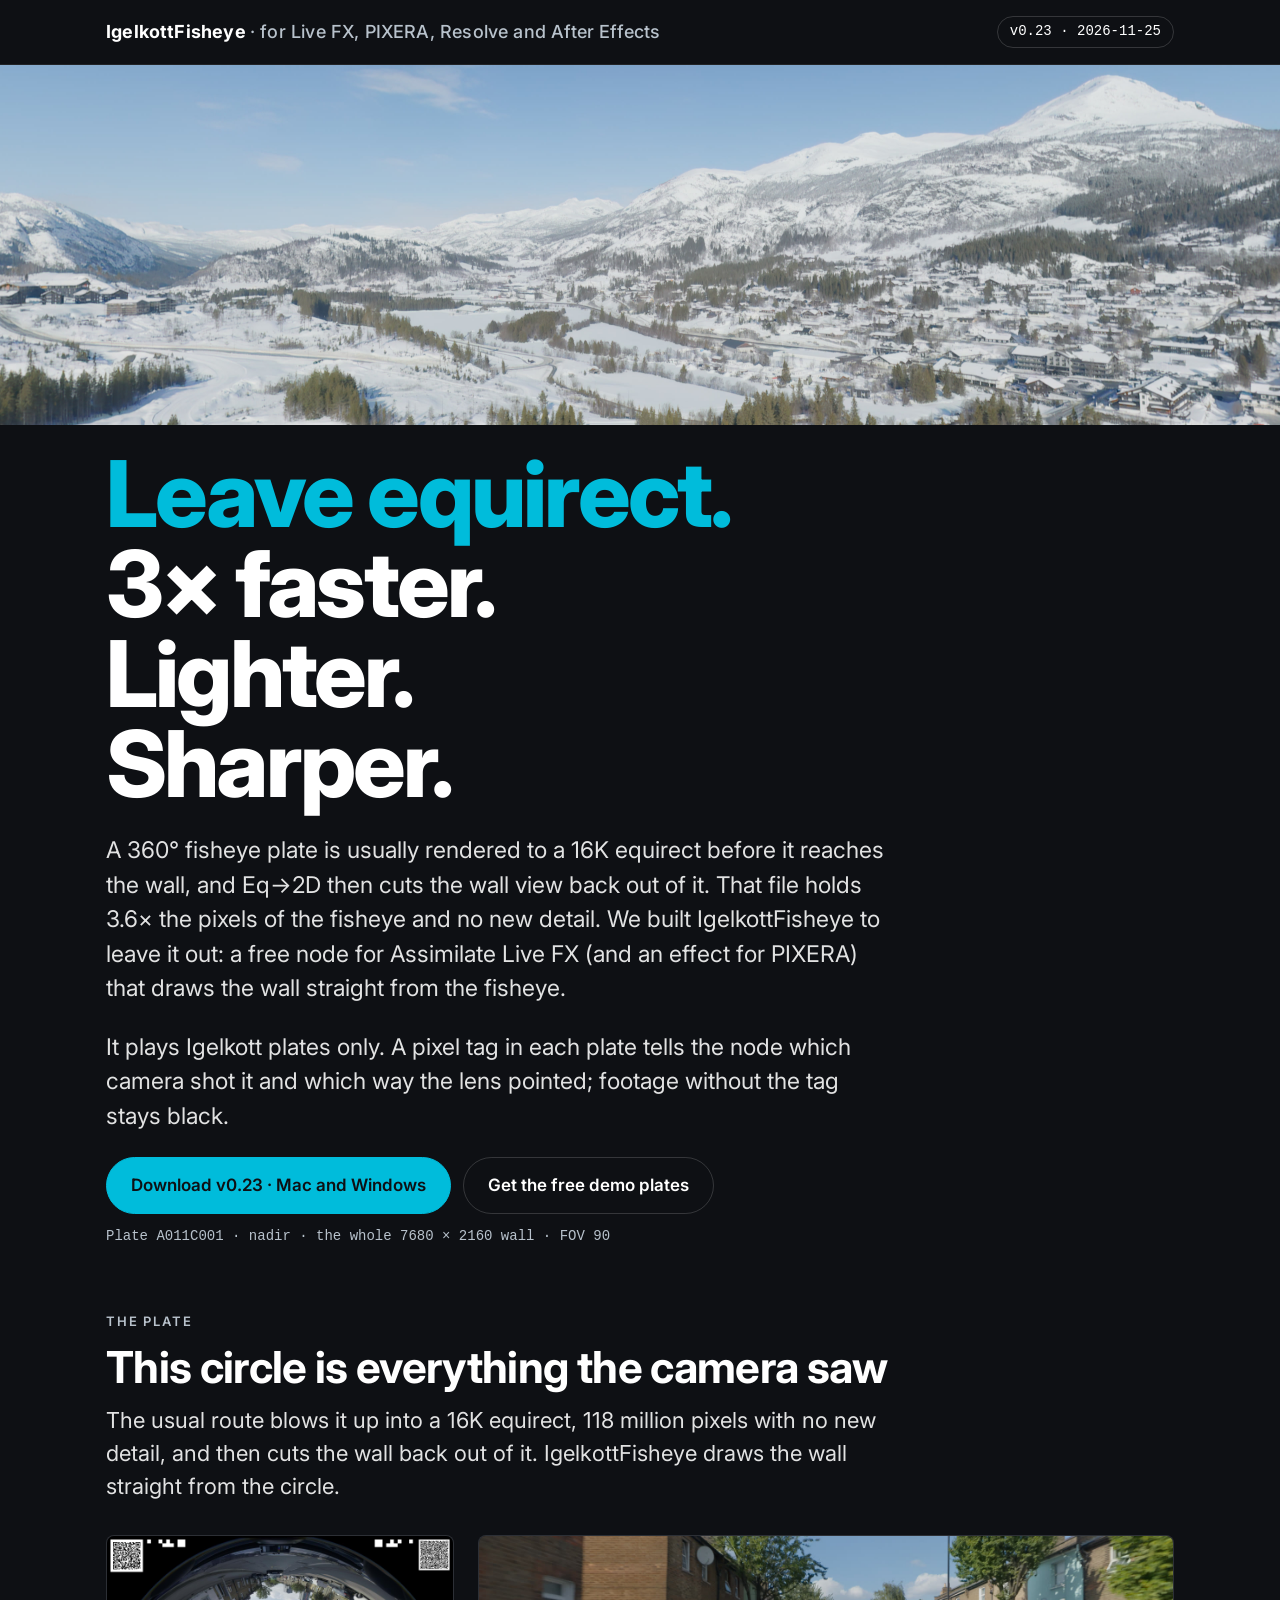
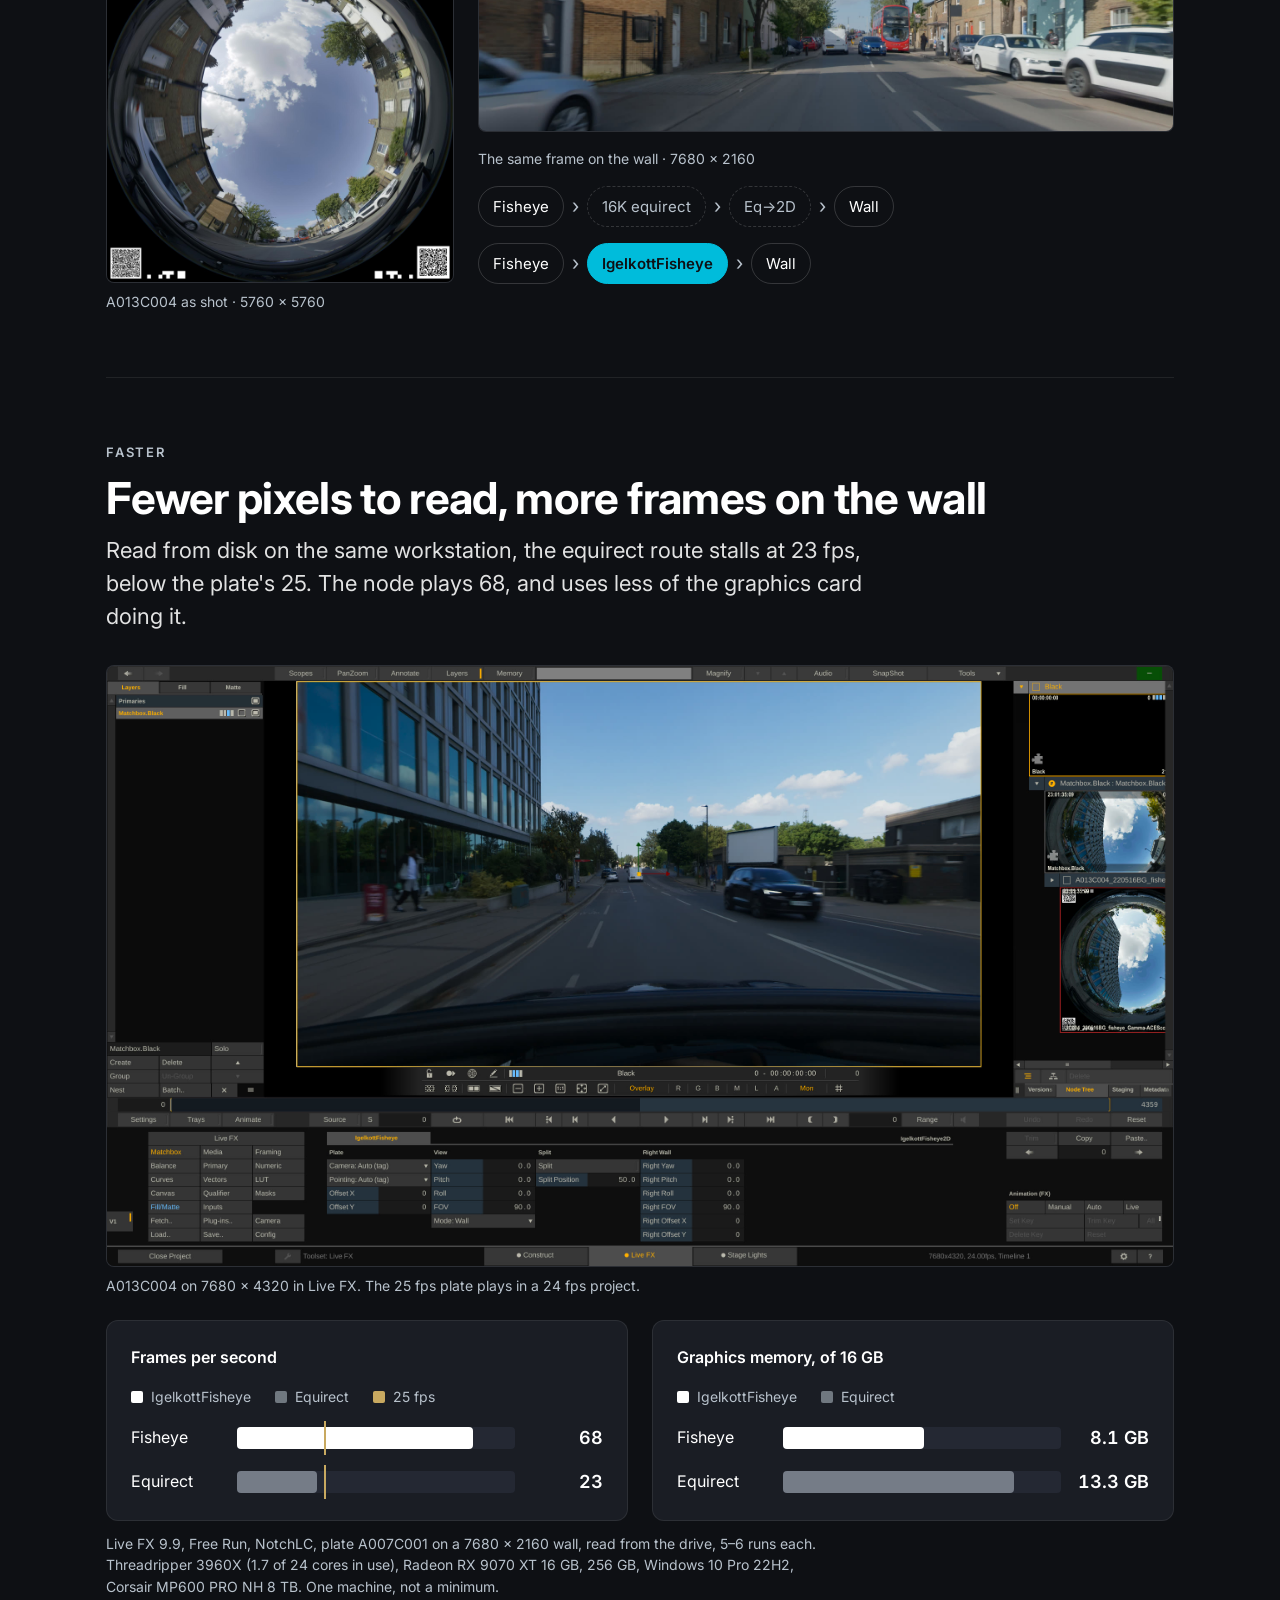
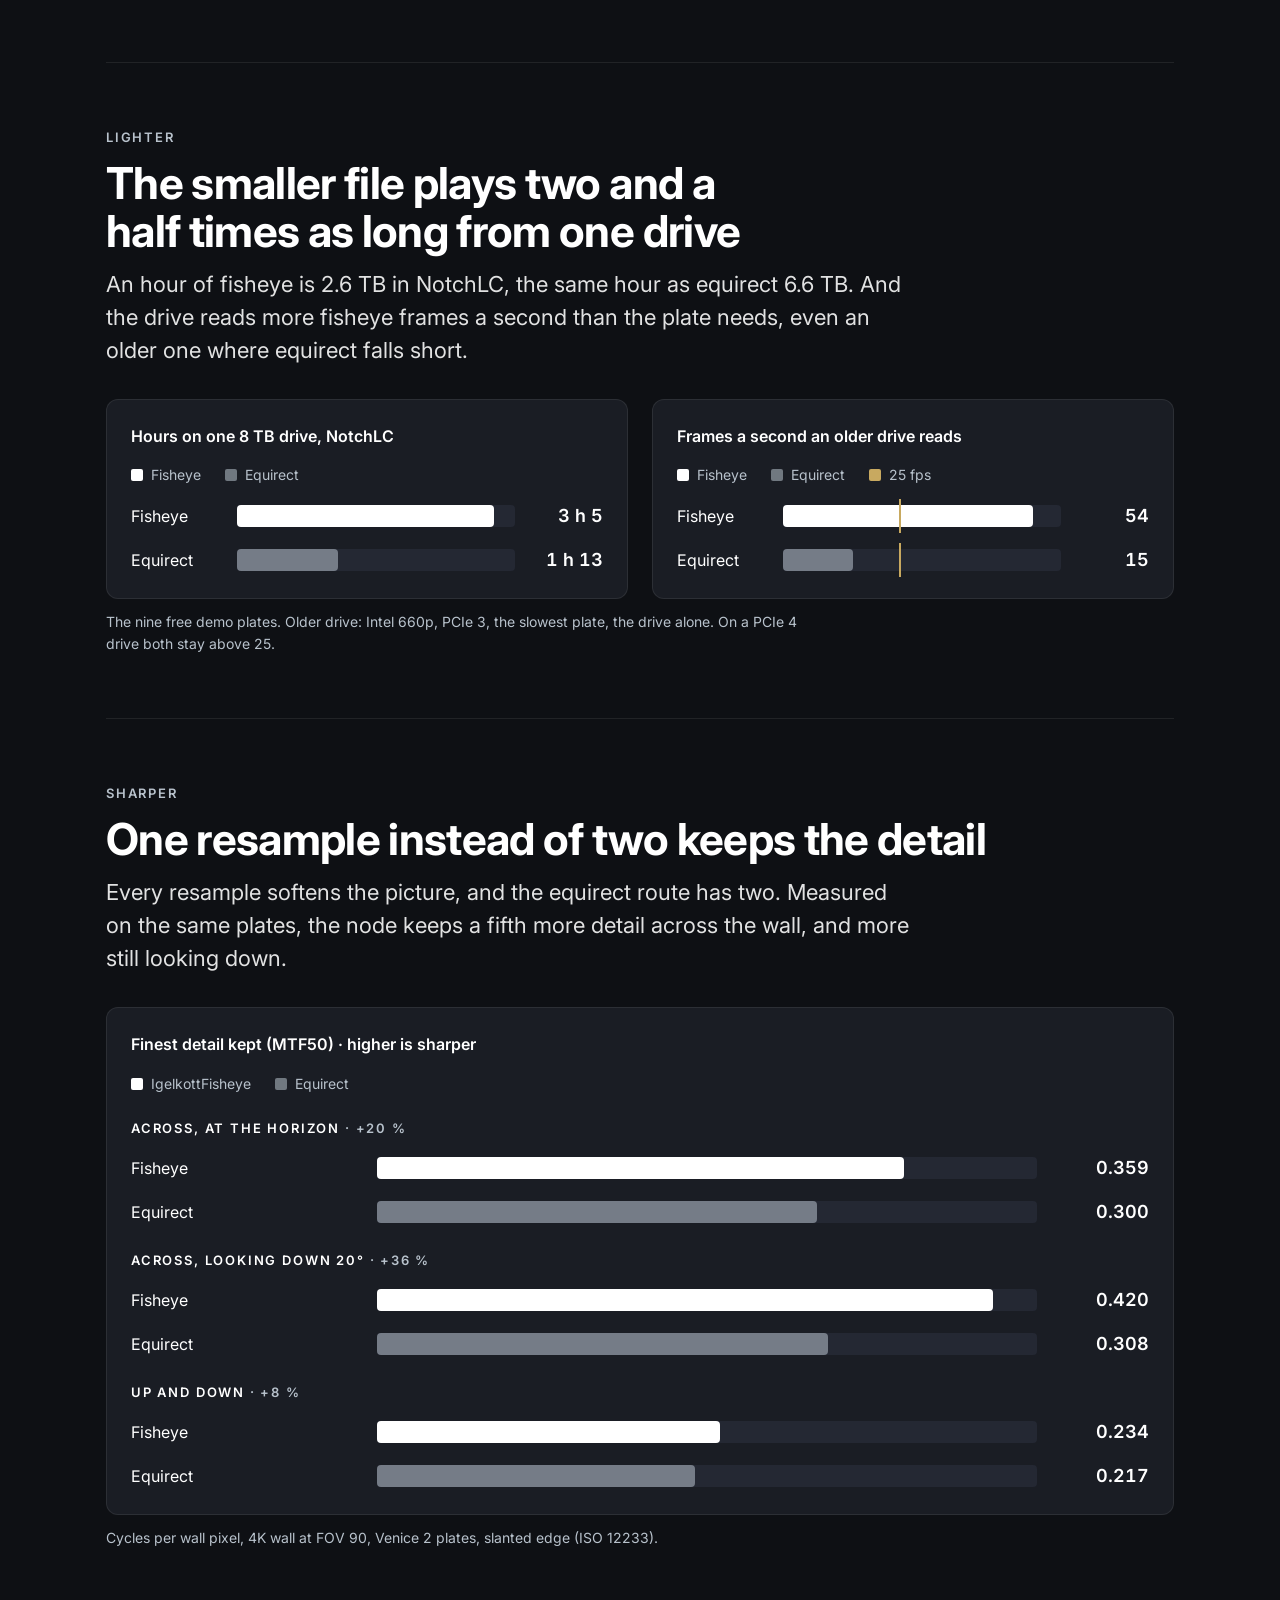
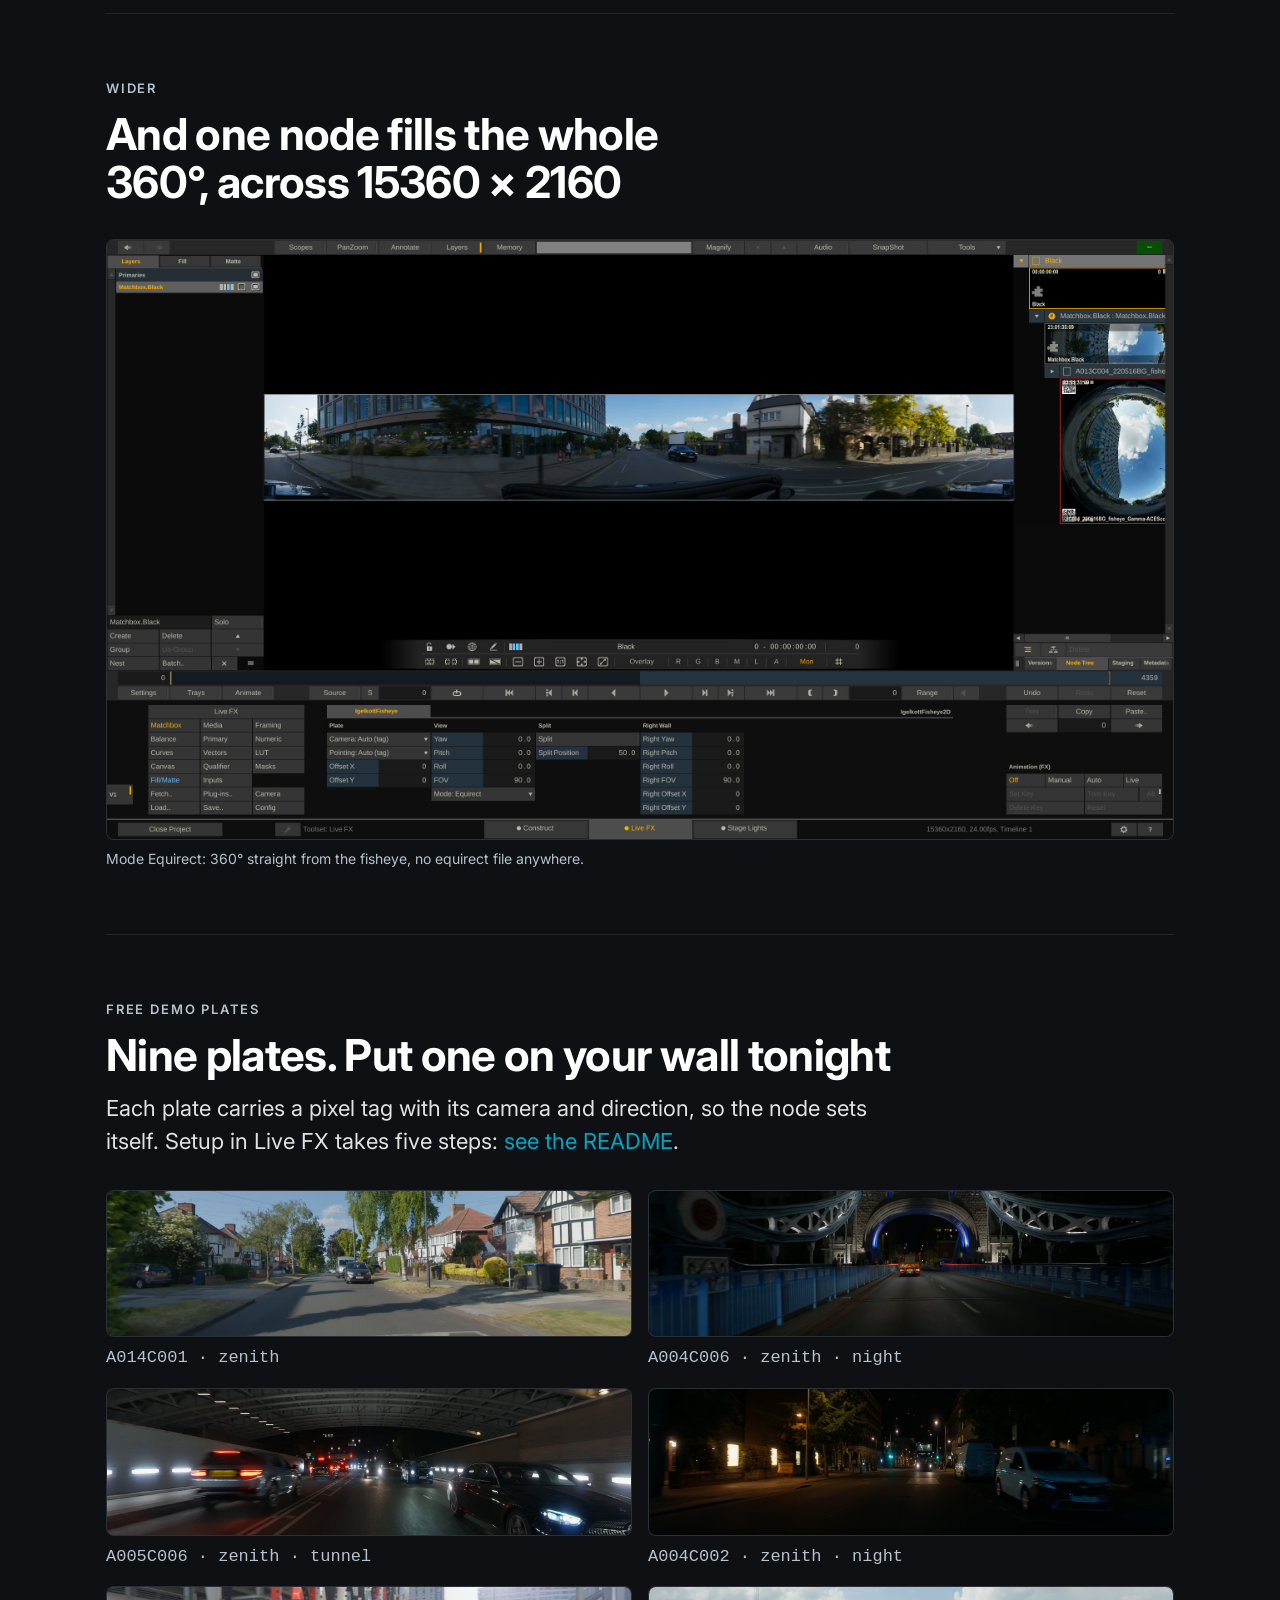
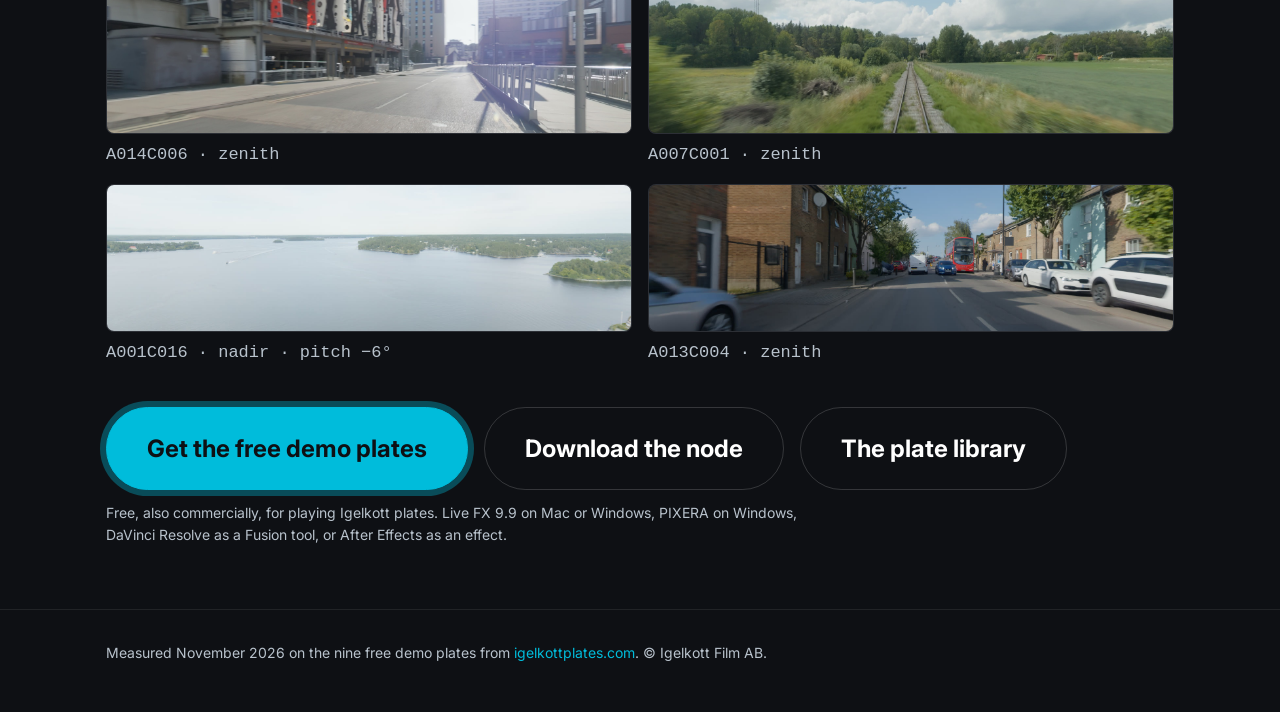
<file: docs/index.html>
<!doctype html>
<html lang="en">
<head>
<meta charset="utf-8">
<meta name="viewport" content="width=device-width, initial-scale=1">
<meta name="description" content="A 360° plate is usually rendered to a 16K equirect before it reaches the LED wall. IgelkottFisheye leaves the equirect out and plays Igelkott fisheye plates straight on the wall in Assimilate Live FX and PIXERA: 3× the frame rate read from disk, 2.5× less disk and sharper than the equirect route, measured on the same machine.">
<title>IgelkottFisheye on the Wall</title>
<link rel="stylesheet" href="https://fonts.googleapis.com/css2?family=Inter:wght@400;500;600;700;800&display=swap">
<link rel="stylesheet" href="igelkott.css">
<style>
/* Layout: a dark shop window. The plate fills the top, three claims follow, then one chapter per claim.
   Every value comes from IgelkottDesign (igelkott.css). The page is deliberately dark only, like the design. */
:root {
  color-scheme: dark;
  --bg: var(--igelkott-surface-0);
  --panel: var(--igelkott-surface-1);
  --panel-2: var(--igelkott-surface-2);
  --fg: var(--igelkott-text);
  --mute: var(--igelkott-text-mute);
  --line: var(--igelkott-border);
  --line-2: var(--igelkott-border-strong);
  --link: var(--igelkott-accent);
  --good: var(--igelkott-success);
  --warn: var(--igelkott-warning);
  --mark: var(--igelkott-marker);
  --font: var(--igelkott-font-brand);
  --mono: var(--igelkott-font-mono);
}
* { box-sizing: border-box; }
body { margin: 0; background: var(--bg); color: var(--fg); font-family: var(--font);
  font-size: var(--igelkott-storefront-fs-body); line-height: 1.55; -webkit-font-smoothing: antialiased; }
.wrap { max-width: 1100px; margin: 0 auto;
  padding-left: max(16px, env(safe-area-inset-left, 0px)); padding-right: max(16px, env(safe-area-inset-right, 0px)); }
a { color: var(--link); text-decoration: none; border-bottom: 1px solid transparent;
  transition: border-color var(--igelkott-duration-fast) var(--igelkott-ease); }
a:hover { border-bottom-color: var(--link); }
a:focus-visible { outline: none; box-shadow: var(--igelkott-focus-ring); border-radius: var(--igelkott-radius-sm); }
h1, h2, h3 { margin: 0; text-wrap: balance; font-weight: 700; letter-spacing: -0.015em; }
h2 { font-size: clamp(30px, 4vw, 44px); line-height: 1.1; }
h3 { font-size: var(--igelkott-storefront-fs-h3); font-weight: 600; }
p { margin: 0; color: var(--mute); max-width: 60ch; }
.mono { font-family: var(--mono); font-size: 0.85em; font-variant-numeric: tabular-nums; }
.nw { white-space: nowrap; }
.label { font-size: 13px; font-weight: 600; letter-spacing: 0.14em; text-transform: uppercase; color: var(--mute); }

/* top bar */
.top { border-bottom: 1px solid var(--line); }
.top .wrap { display: flex; align-items: center; justify-content: space-between; gap: var(--igelkott-space-4);
  padding-block: var(--igelkott-space-4); flex-wrap: wrap; }
.brand { font-weight: 700; font-size: 18px; letter-spacing: 0.01em; }
.brand span { color: var(--mute); font-weight: 500; }
.pill { font-family: var(--mono); font-size: 14px; color: var(--fg); border: 1px solid var(--line-2);
  border-radius: var(--igelkott-radius-pill); padding: 4px 12px; }

/* hero: the plate first, the claim on top of it */
.hero { position: relative; }
.hero img { display: block; width: 100%; height: auto; aspect-ratio: 32 / 9; background: var(--panel); }
.hero-copy { position: relative; margin-top: var(--igelkott-space-6); }
.hero-copy h1 { font-size: clamp(44px, 7.4vw, 92px); line-height: 0.98; font-weight: 800; letter-spacing: -0.03em; }
.hero-copy h1 span { display: block; }
.hero-copy h1 span.vs { color: var(--igelkott-accent); }
.claim .word em { font-style: normal; color: var(--igelkott-accent); }
.hero-copy .dek { margin-top: var(--igelkott-space-6); font-size: clamp(19px, 2vw, 23px); line-height: 1.5; color: var(--fg); max-width: 56ch; opacity: 0.88; }
.caption { margin-top: var(--igelkott-space-3); font-size: 14px; color: var(--mute); }

/* the three claims */
.claims { display: grid; grid-template-columns: repeat(3, minmax(0, 1fr)); gap: var(--igelkott-space-4); margin-top: var(--igelkott-space-12); }
.claim { background: var(--panel); border: 1px solid var(--line); border-radius: var(--igelkott-radius-lg);
  padding: var(--igelkott-space-8) var(--igelkott-space-6); display: flex; flex-direction: column; gap: var(--igelkott-space-3); min-width: 0; }
.claim .word { font-size: 13px; font-weight: 600; letter-spacing: 0.14em; text-transform: uppercase; color: var(--mute); }
.claim b { font-size: clamp(44px, 5vw, 60px); line-height: 1; font-weight: 800; letter-spacing: -0.02em; font-variant-numeric: tabular-nums; }
.claim p { font-size: 17px; line-height: 1.5; }
.claim a { font-size: 15px; font-weight: 600; margin-top: auto; padding-top: var(--igelkott-space-2); align-self: flex-start; }

section.block { padding-block: var(--igelkott-space-16); border-top: 1px solid var(--line); }
.first { border-top: 0 !important; }
.head { display: flex; flex-direction: column; gap: var(--igelkott-space-3); margin-bottom: var(--igelkott-space-8); }
.head .label b { color: var(--fg); }

/* bars */
.chart { background: var(--panel); border: 1px solid var(--line); border-radius: var(--igelkott-radius-lg);
  padding: var(--igelkott-space-6); display: flex; flex-direction: column; gap: var(--igelkott-space-4); }
.row { display: grid; grid-template-columns: 230px minmax(0, 1fr) 96px; gap: var(--igelkott-space-4); align-items: center; }
.row .n { font-size: 16px; color: var(--fg); }
.row .n span { display: block; color: var(--mute); font-size: 14px; }
.row .v { font-size: 18px; font-weight: 600; text-align: right; font-variant-numeric: tabular-nums; }
.track { position: relative; height: 22px; background: var(--panel-2); border-radius: var(--igelkott-radius-sm); }
.fill { position: absolute; left: 0; top: 0; bottom: 0; border-radius: var(--igelkott-radius-sm); background: var(--fg);
  transform-origin: left; animation: grow var(--igelkott-duration-slow) var(--igelkott-ease-out) both; }
.fill.alt { background: var(--mute); opacity: 0.55; }
.ref { position: absolute; top: -6px; bottom: -6px; width: 2px; background: var(--mark); }
.legend { display: flex; flex-wrap: wrap; gap: var(--igelkott-space-6); font-size: 14px; color: var(--mute); }
.legend i { display: inline-block; width: 12px; height: 12px; border-radius: 2px; margin-right: 8px; vertical-align: -1px; }
.group { font-size: 13px; font-weight: 600; letter-spacing: 0.14em; text-transform: uppercase; color: var(--mute);
  margin-top: var(--igelkott-space-2); }
.group b { color: var(--fg); font-weight: 600; }
.group span.sub { display: block; margin-top: 4px; font-size: 14px; font-weight: 400; letter-spacing: 0; text-transform: none; }
.chart .title { font-size: 16px; font-weight: 600; color: var(--fg); }
@keyframes grow { from { transform: scaleX(0); } to { transform: scaleX(1); } }

/* screenshots */
.shot { margin-top: var(--igelkott-space-8); }
figure { margin: 0; display: flex; flex-direction: column; gap: var(--igelkott-space-2); min-width: 0; }
figure img { width: 100%; height: auto; display: block; border-radius: var(--igelkott-radius-md); border: 1px solid var(--line); background: var(--panel); }
figcaption { font-size: 14px; color: var(--mute); }

/* gallery: the nine plates */
.gallery { display: grid; grid-template-columns: repeat(2, minmax(0, 1fr)); gap: var(--igelkott-space-4); }
.gallery figure img { aspect-ratio: 32 / 9; object-fit: cover; border-radius: var(--igelkott-radius-md);
  transition: transform var(--igelkott-duration-base) var(--igelkott-ease); }
.gallery figure:hover img { transform: scale(1.02); }

/* two columns */
.split { display: grid; grid-template-columns: minmax(0, 1.25fr) minmax(0, 1fr); gap: var(--igelkott-space-10); align-items: start; }
.points { display: flex; flex-direction: column; gap: var(--igelkott-space-6); }
.points div { display: flex; flex-direction: column; gap: 6px; padding-left: var(--igelkott-space-4); border-left: 2px solid var(--line-2); }
.points p { font-size: 17px; }

/* sharper: numbers only */
.pairs { display: grid; grid-template-columns: repeat(3, minmax(0, 1fr)); gap: 1px; background: var(--line);
  border: 1px solid var(--line); border-radius: var(--igelkott-radius-lg); overflow: hidden; }
.pair { background: var(--panel); padding: var(--igelkott-space-6); display: flex; flex-direction: column; gap: 10px; min-width: 0; }
.pair .what { font-size: 15px; color: var(--mute); }
.pair .nums { display: flex; align-items: baseline; gap: var(--igelkott-space-3); flex-wrap: wrap; }
.pair .nums b { font-size: 32px; font-weight: 700; font-variant-numeric: tabular-nums; }
.pair .nums s { text-decoration: none; font-size: 20px; color: var(--mute); font-variant-numeric: tabular-nums; }
.pair .gain { font-size: 15px; font-weight: 600; color: var(--good); }

svg text { fill: var(--mute); font-family: var(--font); font-size: 13px; }
.svgbox { background: var(--panel); border: 1px solid var(--line); border-radius: var(--igelkott-radius-lg); padding: var(--igelkott-space-4); }
.svgbox svg { width: 100%; height: auto; display: block; }

.duo { display: grid; grid-template-columns: repeat(2, minmax(0, 1fr)); gap: var(--igelkott-space-6); margin-top: var(--igelkott-space-6); }
.duo .chart { margin: 0; }
.duo .row { grid-template-columns: 90px minmax(0, 1fr) 72px; }
.row .v.na { color: var(--mute); }
.flow { display: flex; flex-wrap: wrap; align-items: center; gap: var(--igelkott-space-2); }
.flow > span { font-size: 15px; padding: 8px 14px; border-radius: var(--igelkott-radius-pill); border: 1px solid var(--line-2); color: var(--fg); }
.flow > span.alt { color: var(--mute); border-style: dashed; }
.flow > span.on { background: var(--link); border-color: var(--link); color: var(--igelkott-on-accent); font-weight: 600; }
.flow i { font-style: normal; color: var(--mute); }
section .caption { margin-top: 12px; max-width: 80ch; }
.head p.lead { font-size: clamp(19px, 2vw, 22px); line-height: 1.5; color: var(--fg); opacity: 0.88; max-width: 58ch; }
.pics { display: grid; grid-template-columns: minmax(0, 1fr) minmax(0, 2fr); gap: var(--igelkott-space-6); align-items: start; }
.pics.even { grid-template-columns: repeat(2, minmax(0, 1fr)); }
.pics .wallpic { gap: var(--igelkott-space-4); }
.pics figcaption b { color: var(--fg); font-weight: 600; }
/* facts tables */
.tablewrap { overflow-x: auto; border: 1px solid var(--line); border-radius: var(--igelkott-radius-lg); }
table { border-collapse: collapse; width: 100%; min-width: 560px; font-size: 16px; }
th, td { text-align: left; padding: 14px 18px; border-bottom: 1px solid var(--line); vertical-align: top; }
th { font-size: 13px; font-weight: 600; letter-spacing: 0.12em; text-transform: uppercase; color: var(--mute); background: var(--panel); }
td { color: var(--fg); font-variant-numeric: tabular-nums; }
td.mono, td.ok { white-space: nowrap; }
tr:last-child td { border-bottom: 0; }
td.ok { color: var(--good); font-weight: 600; }


.cta-box { background: var(--panel); border: 1px solid var(--line-2); border-radius: var(--igelkott-radius-lg);
  padding: var(--igelkott-space-10) var(--igelkott-space-8); display: flex; align-items: center; justify-content: space-between;
  gap: var(--igelkott-space-8); flex-wrap: wrap; }
.cta-box > div:first-child { display: flex; flex-direction: column; gap: var(--igelkott-space-3); min-width: 0; flex: 1 1 380px; }
.cta-actions { display: flex; gap: var(--igelkott-space-3); flex-wrap: wrap; }
.hero-copy .cta-actions { margin-top: var(--igelkott-space-6); }
.needs { margin: 0; padding-left: 1.2em; color: var(--mute); font-size: 16px; line-height: 1.55; }
.btn { display: inline-block; background: var(--link); color: var(--igelkott-on-accent); font-weight: 600; font-size: 17px;
  padding: 14px 24px; border-radius: var(--igelkott-radius-pill); border: 1px solid var(--link);
  transition: background var(--igelkott-duration-fast) var(--igelkott-ease); }
.btn:hover { background: var(--igelkott-accent-hover); border-color: var(--igelkott-accent-hover); }
.btn.ghost { background: transparent; color: var(--fg); border-color: var(--line-2); }
.btn.ghost:hover { background: var(--panel-2); border-color: var(--line-2); }
.cta-actions.big { margin-top: var(--igelkott-space-10); gap: var(--igelkott-space-4); }
.cta-actions.big .btn { font-size: clamp(20px, 2.2vw, 24px); padding: 22px 40px; font-weight: 700; }
.cta-actions.big .btn:first-child { box-shadow: 0 0 0 6px var(--igelkott-accent-glow); }
@media (max-width: 820px) { .cta-actions.big .btn { flex: 1 1 100%; text-align: center; } }
.stack { display: flex; flex-direction: column; gap: var(--igelkott-space-6); }

footer { border-top: 1px solid var(--line); padding-block: var(--igelkott-space-8) var(--igelkott-space-12); }
footer p { font-size: 14px; max-width: none; }

@media (max-width: 820px) {
  .claims, .pairs, .duo, .pics, .pics.even { grid-template-columns: minmax(0, 1fr); }
  .split { grid-template-columns: minmax(0, 1fr); }
  .gallery { grid-template-columns: minmax(0, 1fr); }
  .row { grid-template-columns: minmax(0, 1fr) 88px; }
  .row .n { grid-column: 1 / -1; }
  .duo .row { grid-template-columns: minmax(0, 1fr) 72px; }
}
@media (prefers-reduced-motion: reduce) { .fill { animation: none; } .gallery figure img { transition: none; } }
</style>
</head>
<body>
<header class="top">
  <div class="wrap">
    <div class="brand">IgelkottFisheye <span>· for Live FX, PIXERA, Resolve and After Effects</span></div>
    <div class="pill">v0.23 · 2026-11-25</div>
  </div>
</header>

<div class="hero">
  <img src="img/hero_A011C001.jpg" width="3840" height="1080" alt="Plate A011C001, shot from the air with the lens pointing down, on a whole 7680 × 2160 wall: a snowy mountain valley with a village in the middle, drawn by the node straight from the fisheye">
</div>
<div class="wrap hero-copy">
  <h1><span class="vs">Leave equirect.</span><span>3× faster.</span><span>Lighter.</span><span>Sharper.</span></h1>
  <p class="dek">A 360° fisheye plate is usually rendered to a 16K equirect before it reaches the wall, and <span class="nw">Eq-&gt;2D</span> then cuts the wall view back out of it. That file holds 3.6× the pixels of the fisheye and no new detail. We built IgelkottFisheye to leave it out: a free node for Assimilate Live FX (and an effect for PIXERA) that draws the wall straight from the fisheye.</p>
  <p class="dek">It plays Igelkott plates only. A pixel tag in each plate tells the node which camera shot it and which way the lens pointed; footage without the tag stays black.</p>
  <div class="cta-actions">
    <a class="btn" href="https://github.com/IgelkottPlates/IgelkottFisheye2D/releases/tag/v0.23">Download v0.23 · Mac and Windows</a>
    <a class="btn ghost" href="https://igelkottplates.com/?openDemo=1">Get the free demo plates</a>
  </div>
  <p class="caption mono">Plate A011C001 · nadir · the whole 7680 × 2160 wall · FOV 90</p>
</div>

<main class="wrap">

<section class="block first" id="why">
  <div class="head">
    <span class="label">The plate</span>
    <h2>This circle is everything the camera saw</h2>
    <p class="lead">The usual route blows it up into a 16K equirect, 118 million pixels with no new detail, and then cuts the wall back out of it. IgelkottFisheye draws the wall straight from the circle.</p>
  </div>
  <div class="pics">
    <figure><img src="img/fisheye_A013C004.jpg" width="1600" height="1600" alt="One frame of plate A013C004 as the camera recorded it: a round fisheye image of a street, the sky in the middle" loading="lazy"><figcaption>A013C004 as shot · 5760 × 5760</figcaption></figure>
    <figure class="wallpic"><img src="img/g1_A013C004.jpg" width="1600" height="450" alt="The same frame of A013C004 drawn on a 7680 × 2160 wall: a street of brick houses, a red double-decker bus ahead" loading="lazy"><figcaption>The same frame on the wall · 7680 × 2160</figcaption>
      <div class="flow" aria-label="Equirect route: fisheye, render 16K equirect, Eq->2D, wall. IgelkottFisheye: fisheye, node, wall.">
        <span>Fisheye</span><i>›</i><span class="alt">16K equirect</span><i>›</i><span class="alt"><span class="nw">Eq-&gt;2D</span></span><i>›</i><span>Wall</span>
      </div>
      <div class="flow">
        <span>Fisheye</span><i>›</i><span class="on">IgelkottFisheye</span><i>›</i><span>Wall</span>
      </div>
    </figure>
  </div>
</section>

<section class="block" id="faster">
  <div class="head">
    <span class="label">Faster</span>
    <h2>Fewer pixels to read, more frames on the wall</h2>
    <p class="lead">Read from disk on the same workstation, the equirect route stalls at 23 fps, below the plate's 25. The node plays 68, and uses less of the graphics card doing it.</p>
  </div>
  <figure class="shot" style="margin-top:0"><img src="img/livefx_wall_8k.jpg" width="2560" height="1440" alt="Assimilate Live FX with IgelkottFisheye: plate A013C004 on a whole 8K wall, 7680 × 4320, and the node's panel" loading="lazy"><figcaption>A013C004 on 7680 × 4320 in Live FX. The 25 fps plate plays in a 24 fps project.</figcaption></figure>
  <div class="duo">
    <div class="chart" role="img" aria-label="Frames per second, 7680 × 2160 wall, read from disk. IgelkottFisheye 68, the equirect route 23, below the plate's 25.">
      <div class="title">Frames per second</div>
      <div class="legend"><span><i style="background:var(--fg)"></i>IgelkottFisheye</span><span><i style="background:var(--mute);opacity:.55"></i>Equirect</span><span><i style="background:var(--mark)"></i>25 fps</span></div>
      <div class="row"><div class="n">Fisheye</div><div class="track"><div class="fill" style="width:85%"></div><div class="ref" style="left:31.25%"></div></div><div class="v">68</div></div>
      <div class="row"><div class="n">Equirect</div><div class="track"><div class="fill alt" style="width:28.75%"></div><div class="ref" style="left:31.25%"></div></div><div class="v">23</div></div>
    </div>
    <div class="chart" role="img" aria-label="Graphics memory in use, of 16 GB: IgelkottFisheye 8.1 GB, the equirect route 13.3 GB.">
      <div class="title">Graphics memory, of 16 GB</div>
      <div class="legend"><span><i style="background:var(--fg)"></i>IgelkottFisheye</span><span><i style="background:var(--mute);opacity:.55"></i>Equirect</span></div>
      <div class="row"><div class="n">Fisheye</div><div class="track"><div class="fill" style="width:50.6%"></div></div><div class="v">8.1 GB</div></div>
      <div class="row"><div class="n">Equirect</div><div class="track"><div class="fill alt" style="width:83.1%"></div></div><div class="v">13.3 GB</div></div>
    </div>
  </div>
  <p class="caption">Live FX 9.9, Free Run, NotchLC, plate A007C001 on a 7680 × 2160 wall, read from the drive, 5–6 runs each. Threadripper 3960X (1.7 of 24 cores in use), Radeon RX 9070 XT 16 GB, 256 GB, Windows 10 Pro 22H2, Corsair MP600 PRO NH 8 TB. One machine, not a minimum.</p>
</section>

<section class="block" id="lighter">
  <div class="head">
    <span class="label">Lighter</span>
    <h2>The smaller file plays two and a half times as long from one drive</h2>
    <p class="lead">An hour of fisheye is 2.6 TB in NotchLC, the same hour as equirect 6.6 TB. And the drive reads more fisheye frames a second than the plate needs, even an older one where equirect falls short.</p>
  </div>
  <div class="duo">
    <div class="chart" role="img" aria-label="Hours of plate on one 8 TB drive, NotchLC: fisheye 3 h 5 min, equirect 1 h 13 min.">
      <div class="title">Hours on one 8 TB drive, NotchLC</div>
      <div class="legend"><span><i style="background:var(--fg)"></i>Fisheye</span><span><i style="background:var(--mute);opacity:.55"></i>Equirect</span></div>
      <div class="row"><div class="n">Fisheye</div><div class="track"><div class="fill" style="width:92.5%"></div></div><div class="v">3 h 5</div></div>
      <div class="row"><div class="n">Equirect</div><div class="track"><div class="fill alt" style="width:36.5%"></div></div><div class="v">1 h 13</div></div>
    </div>
    <div class="chart" role="img" aria-label="Frames a second an older Gen 3 drive can read, slowest of the nine plates: fisheye 54, equirect 15, below the plate's 25. On a Gen 4 drive: fisheye 147 to 175, equirect 64 to 70.">
      <div class="title">Frames a second an older drive reads</div>
      <div class="legend"><span><i style="background:var(--fg)"></i>Fisheye</span><span><i style="background:var(--mute);opacity:.55"></i>Equirect</span><span><i style="background:var(--mark)"></i>25 fps</span></div>
      <div class="row"><div class="n">Fisheye</div><div class="track"><div class="fill" style="width:90%"></div><div class="ref" style="left:41.7%"></div></div><div class="v">54</div></div>
      <div class="row"><div class="n">Equirect</div><div class="track"><div class="fill alt" style="width:25%"></div><div class="ref" style="left:41.7%"></div></div><div class="v">15</div></div>
    </div>
  </div>
  <p class="caption">The nine free demo plates. Older drive: Intel 660p, PCIe 3, the slowest plate, the drive alone. On a PCIe 4 drive both stay above 25.</p>
</section>

<section class="block" id="sharper">
  <div class="head">
    <span class="label">Sharper</span>
    <h2>One resample instead of two keeps the detail</h2>
    <p class="lead">Every resample softens the picture, and the equirect route has two. Measured on the same plates, the node keeps a fifth more detail across the wall, and more still looking down.</p>
  </div>
  <div class="chart" role="img" aria-label="MTF50, cycles per wall pixel, higher is sharper. Across the wall at the horizon: IgelkottFisheye 0.359, equirect 0.300, +20 %. Across, looking down 20°: 0.420 against 0.308, +36 %. Up and down: 0.234 against 0.217, +8 %.">
    <div class="title">Finest detail kept (MTF50) · higher is sharper</div>
    <div class="legend"><span><i style="background:var(--fg)"></i>IgelkottFisheye</span><span><i style="background:var(--mute);opacity:.55"></i>Equirect</span></div>
    <div class="group"><b>Across, at the horizon</b> · +20 %</div>
    <div class="row"><div class="n">Fisheye</div><div class="track"><div class="fill" style="width:79.8%"></div></div><div class="v">0.359</div></div>
    <div class="row"><div class="n">Equirect</div><div class="track"><div class="fill alt" style="width:66.7%"></div></div><div class="v">0.300</div></div>
    <div class="group"><b>Across, looking down 20°</b> · +36 %</div>
    <div class="row"><div class="n">Fisheye</div><div class="track"><div class="fill" style="width:93.3%"></div></div><div class="v">0.420</div></div>
    <div class="row"><div class="n">Equirect</div><div class="track"><div class="fill alt" style="width:68.4%"></div></div><div class="v">0.308</div></div>
    <div class="group"><b>Up and down</b> · +8 %</div>
    <div class="row"><div class="n">Fisheye</div><div class="track"><div class="fill" style="width:52%"></div></div><div class="v">0.234</div></div>
    <div class="row"><div class="n">Equirect</div><div class="track"><div class="fill alt" style="width:48.2%"></div></div><div class="v">0.217</div></div>
  </div>
  <p class="caption">Cycles per wall pixel, 4K wall at FOV 90, Venice 2 plates, slanted edge (ISO 12233).</p>
</section>

<section class="block" id="wide">
  <div class="head">
    <span class="label">Wider</span>
    <h2>And one node fills the whole 360°, across 15360 × 2160</h2>
  </div>
  <figure class="shot" style="margin-top:0"><img src="img/livefx_wall_16x2k.jpg" width="2560" height="1440" alt="Live FX with IgelkottFisheye in Mode Equirect: the whole 360° of plate A013C004 across a 15360 × 2160 wall" loading="lazy"><figcaption>Mode Equirect: 360° straight from the fisheye, no equirect file anywhere.</figcaption></figure>
</section>

<section class="block" id="try">
  <div class="head">
    <span class="label">Free demo plates</span>
    <h2>Nine plates. Put one on your wall tonight</h2>
    <p class="lead">Each plate carries a pixel tag with its camera and direction, so the node sets itself. Setup in Live FX takes five steps: <a href="https://github.com/IgelkottPlates/IgelkottFisheye2D#setting-up-a-wall-in-live-fx">see the README</a>.</p>
  </div>
  <div class="gallery">
    <figure><img src="img/g2_A014C001.jpg" width="1600" height="450" alt="A014C001: driving through a suburban street of houses" loading="lazy"><figcaption class="mono">A014C001 · zenith</figcaption></figure>
    <figure><img src="img/g3_A004C006.jpg" width="1600" height="450" alt="A004C006: driving across Tower Bridge at night, the lit arch ahead" loading="lazy"><figcaption class="mono">A004C006 · zenith · night</figcaption></figure>
    <figure><img src="img/g4_A005C006.jpg" width="1600" height="450" alt="A005C006: traffic in a lit road tunnel" loading="lazy"><figcaption class="mono">A005C006 · zenith · tunnel</figcaption></figure>
    <figure><img src="img/g5_A004C002.jpg" width="1600" height="450" alt="A004C002: a city street at night, cars parked along the kerb" loading="lazy"><figcaption class="mono">A004C002 · zenith · night</figcaption></figure>
    <figure><img src="img/g6_A014C006.jpg" width="1600" height="450" alt="A014C006: an empty city road past tall buildings in sunlight" loading="lazy"><figcaption class="mono">A014C006 · zenith</figcaption></figure>
    <figure><img src="img/g7_A007C001.jpg" width="1600" height="450" alt="A007C001: a railway line through green fields" loading="lazy"><figcaption class="mono">A007C001 · zenith</figcaption></figure>
    <figure><img src="img/g8_A001C016.jpg" width="1600" height="450" alt="A001C016: a wide fjord with islands, seen from the air" loading="lazy"><figcaption class="mono">A001C016 · nadir · pitch −6°</figcaption></figure>
    <figure><img src="img/g1_A013C004.jpg" width="1600" height="450" alt="A013C004: driving down a street of brick houses, a red double-decker bus ahead" loading="lazy"><figcaption class="mono">A013C004 · zenith</figcaption></figure>
  </div>
  <div class="cta-actions big">
    <a class="btn" href="https://igelkottplates.com/?openDemo=1">Get the free demo plates</a>
    <a class="btn ghost" href="https://github.com/IgelkottPlates/IgelkottFisheye2D/releases/tag/v0.23">Download the node</a>
    <a class="btn ghost" href="https://igelkottplates.com">The plate library</a>
  </div>
  <p class="caption">Free, also commercially, for playing Igelkott plates. Live FX 9.9 on Mac or Windows, PIXERA on Windows, DaVinci Resolve as a Fusion tool, or After Effects as an effect.</p>
</section>

</main>

<footer>
  <div class="wrap">
    <p>Measured November 2026 on the nine free demo plates from <a href="https://igelkottplates.com">igelkottplates.com</a>. © Igelkott Film AB.</p>
  </div>
</footer>
</body>
</html>
</file>
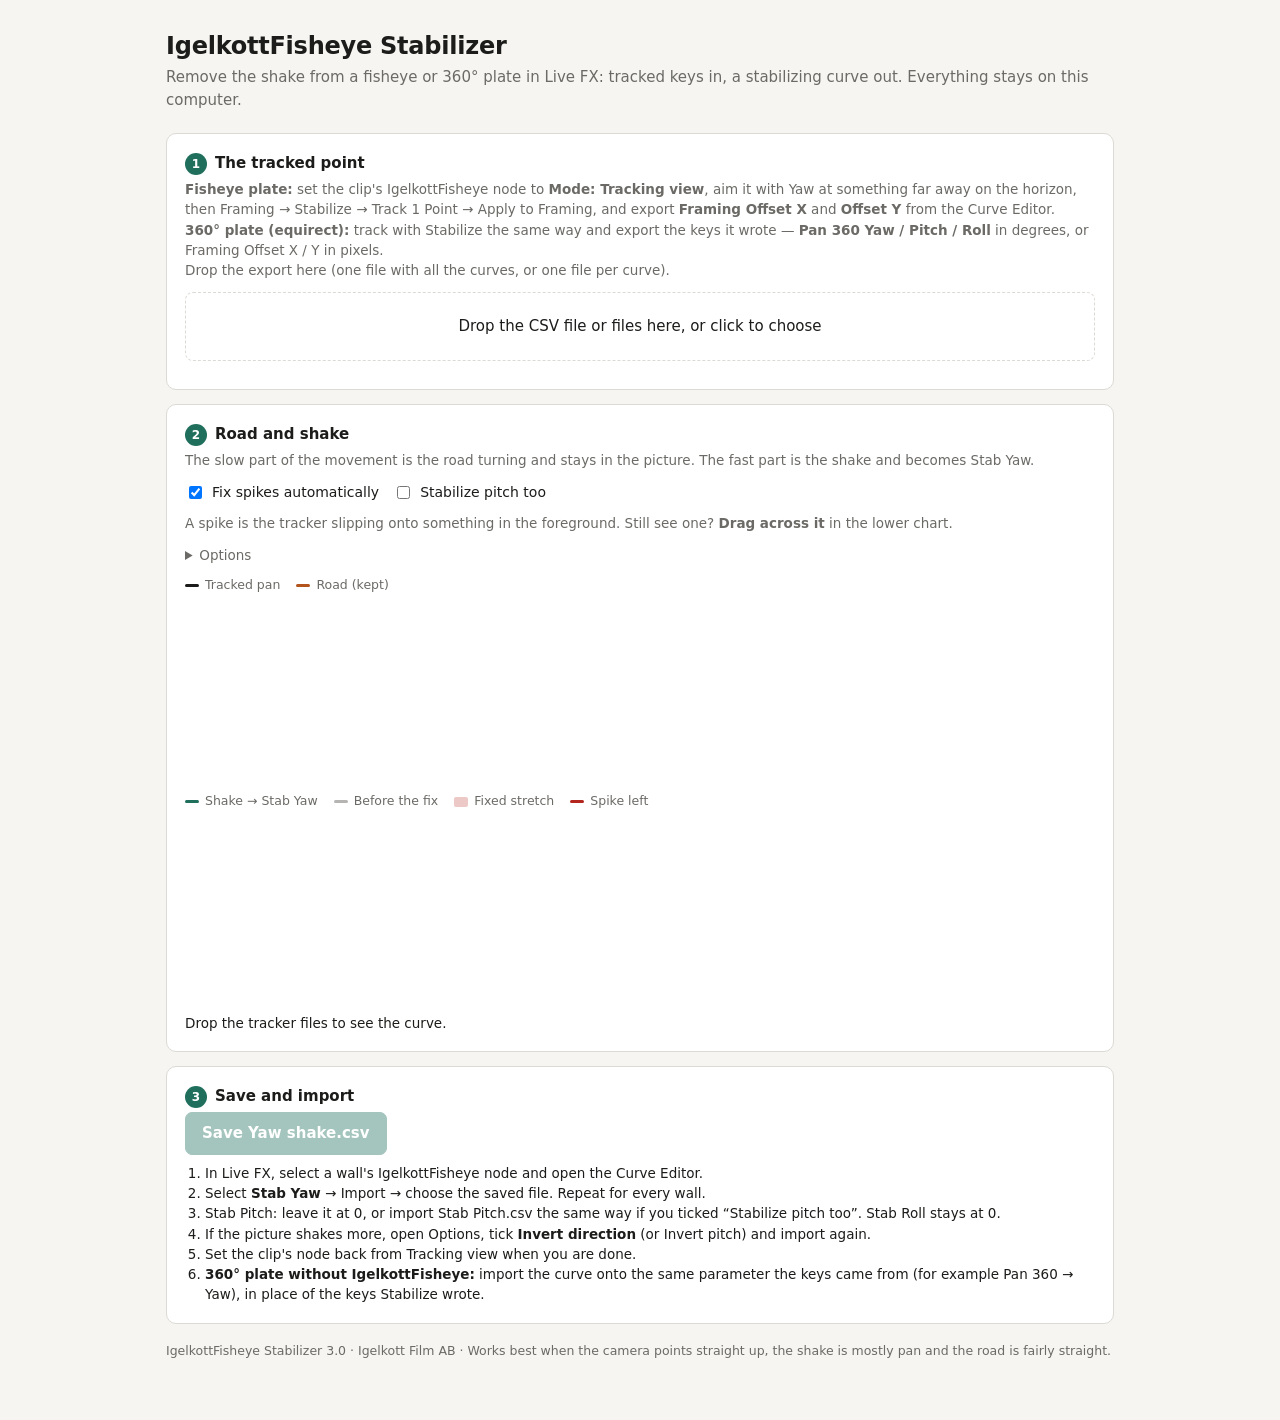
<file: stabilizer/index.html>
<!doctype html>
<html lang="en">
<head>
<meta charset="utf-8">
<meta name="viewport" content="width=device-width, initial-scale=1">
<title>IgelkottFisheye Stabilizer</title>
<!--
  IgelkottFisheye Stabilizer — one file, runs in any browser on Mac and Windows, nothing to install, nothing uploaded.
  Turns a point tracked in Live FX (Framing Offset X / Y, tracked in an IgelkottFisheye node in Mode: Tracking view)
  into a Stab Yaw curve for the IgelkottFisheye nodes. The Tracking view draws DEG_PER_PIXEL degrees per pixel
  everywhere, so nothing has to be typed in here: no FOV, no image size, no start point.
  tools/test-stabilizer.mjs runs the script block "core" below in Node.
-->
<style>
  :root {
    --bg: #f6f5f2; --panel: #ffffff; --ink: #1c1c1a; --muted: #6b6a66; --line: #dcdad4;
    --accent: #1f6f5c; --accent-ink: #ffffff; --road: #b3541e; --warn: #b3261e; --grid: #ebe9e3;
  }
  @media (prefers-color-scheme: dark) {
    :root { --bg: #161615; --panel: #1f1f1d; --ink: #ecebe6; --muted: #9a988f; --line: #33322f;
            --accent: #58b79f; --accent-ink: #0d1f1a; --road: #e09a63; --warn: #f2857c; --grid: #2a2927; }
  }
  * { box-sizing: border-box; }
  [hidden] { display: none !important; }
  body { margin: 0; background: var(--bg); color: var(--ink); font: 15px/1.5 -apple-system, "Segoe UI", system-ui, sans-serif; }
  main { max-width: 980px; margin: 0 auto; padding: 28px 16px 60px; }
  h1 { font-size: 24px; margin: 0 0 2px; letter-spacing: -0.01em; }
  .sub { color: var(--muted); margin: 0 0 22px; }
  section { background: var(--panel); border: 1px solid var(--line); border-radius: 10px; padding: 18px; margin-bottom: 14px; }
  h2 { font-size: 15px; margin: 0 0 4px; }
  h2 span { display: inline-block; width: 22px; height: 22px; line-height: 22px; text-align: center; border-radius: 50%;
            background: var(--accent); color: var(--accent-ink); font-size: 12px; margin-right: 8px; }
  p.help { color: var(--muted); margin: 0 0 12px; font-size: 13.5px; }
  #drop { border: 1.5px dashed var(--line); border-radius: 8px; padding: 22px; text-align: center; cursor: pointer; }
  #drop.over { border-color: var(--accent); background: color-mix(in srgb, var(--accent) 8%, transparent); }
  #files { margin-top: 10px; font-size: 13.5px; }
  .ok { color: var(--accent); } .err { color: var(--warn); font-weight: 600; }
  .row { display: flex; flex-wrap: wrap; gap: 14px; align-items: flex-end; }
  label { display: flex; flex-direction: column; gap: 4px; font-size: 12.5px; color: var(--muted); }
  input[type=number], select { width: 110px; padding: 7px 8px; border: 1px solid var(--line); border-radius: 6px;
            background: var(--bg); color: var(--ink); font: inherit; font-variant-numeric: tabular-nums; }
  label.check { flex-direction: row; align-items: center; gap: 7px; color: var(--ink); font-size: 14px; }
  canvas { width: 100%; height: 190px; display: block; }
  #c2 { cursor: col-resize; touch-action: none; }
  .legend { display: flex; flex-wrap: wrap; gap: 16px; font-size: 12.5px; color: var(--muted); margin: 6px 0 2px; }
  .legend i { display: inline-block; width: 14px; height: 3px; vertical-align: middle; margin-right: 6px; border-radius: 2px; }
  .stats { font-size: 13.5px; margin: 10px 0 0; font-variant-numeric: tabular-nums; }
  button { font: inherit; padding: 9px 16px; border-radius: 7px; border: 1px solid var(--accent); background: var(--accent);
           color: var(--accent-ink); cursor: pointer; font-weight: 600; }
  button.ghost { background: transparent; color: var(--accent); }
  button:disabled { opacity: 0.4; cursor: default; }
  input[type=range] { width: 220px; accent-color: var(--accent); }
  details { margin: 0 0 10px; } summary { cursor: pointer; color: var(--muted); font-size: 13.5px; }
  footer { color: var(--muted); font-size: 12.5px; margin-top: 18px; }
  ol.next { margin: 8px 0 0; padding-left: 20px; font-size: 13.5px; }
</style>
</head>
<body>
<main>
  <h1>IgelkottFisheye Stabilizer</h1>
  <p class="sub">Remove the shake from a fisheye or 360° plate in Live FX: tracked keys in, a stabilizing curve out. Everything stays on this computer.</p>

  <section>
    <h2><span>1</span>The tracked point</h2>
    <p class="help"><b>Fisheye plate:</b> set the clip's IgelkottFisheye node to <b>Mode: Tracking view</b>, aim it with Yaw at something far away on the horizon,
      then Framing → Stabilize → Track 1 Point → Apply to Framing, and export <b>Framing Offset X</b> and <b>Offset Y</b> from the Curve Editor.<br>
      <b>360° plate (equirect):</b> track with Stabilize the same way and export the keys it wrote — <b>Pan 360 Yaw / Pitch / Roll</b> in degrees, or Framing Offset X / Y in pixels.<br>
      Drop the export here (one file with all the curves, or one file per curve).</p>
    <div id="drop" tabindex="0">Drop the CSV file or files here, or click to choose</div>
    <input id="pick" type="file" accept=".csv,text/csv,text/plain" multiple hidden>
    <div id="files"></div>
    <div id="source" class="row" style="margin-top:12px" hidden>
      <label>These are pixels. What did you track in?
        <select id="src" style="width:auto">
          <option value="tracking">IgelkottFisheye — Mode: Tracking view</option>
          <option value="equirect">A 360° equirect picture</option>
        </select></label>
      <label id="widthBox" hidden>Width of the picture
        <select id="width" style="width:auto">
          <option>2048</option><option>3840</option><option>4096</option><option>5760</option><option>6144</option><option selected>7680</option>
          <option>8192</option><option>11520</option><option>12288</option><option>15360</option><option>16384</option>
        </select></label>
    </div>
  </section>

  <section>
    <h2><span>2</span>Road and shake</h2>
    <p class="help">The slow part of the movement is the road turning and stays in the picture. The fast part is the shake and becomes Stab Yaw.</p>
    <div class="row" style="margin-bottom:10px">
      <label class="check"><input id="autofix" type="checkbox" checked>Fix spikes automatically</label>
      <label class="check"><input id="pitch" type="checkbox">Stabilize pitch too</label>
      <button id="undo" class="ghost" hidden>Undo hand fixes</button>
    </div>
    <p class="help">A spike is the tracker slipping onto something in the foreground. Still see one? <b>Drag across it</b> in the lower chart.</p>
    <details>
      <summary>Options</summary>
      <div class="row" style="margin-top:12px">
        <label>Smoothing: <b id="smv" style="color:var(--ink)"></b><input id="smooth" type="range" min="3" max="75" step="1" value="12"></label>
        <label class="check"><input id="invert" type="checkbox">Invert direction</label>
        <label class="check"><input id="invertPitch" type="checkbox">Invert pitch</label>
      </div>
    </details>
    <div class="legend"><span><i style="background:var(--ink)"></i>Tracked pan</span><span><i style="background:var(--road)"></i>Road (kept)</span></div>
    <canvas id="c1"></canvas>
    <div class="legend"><span><i style="background:var(--accent)"></i>Shake → Stab Yaw</span><span><i style="background:var(--muted);opacity:.5"></i>Before the fix</span><span><i style="background:var(--warn);height:10px;opacity:.25"></i>Fixed stretch</span><span><i style="background:var(--warn)"></i>Spike left</span></div>
    <canvas id="c2"></canvas>
    <div id="pitchBox" hidden>
      <div class="legend"><span><i style="background:var(--accent)"></i>Up and down → Stab Pitch</span><span><i style="background:var(--muted);opacity:.5"></i>Before the fix</span></div>
      <canvas id="c3"></canvas>
      <p class="help" style="margin-top:6px">Pitch is right when the tracked point is straight ahead of the car (the Tracking view aimed with Yaw near 0).
        A point to the side shows the car rolling instead, and one point cannot tell the two apart. Tracked a point behind the car? Open Options and tick Invert pitch.</p>
    </div>
    <p class="stats" id="stats">Drop the tracker files to see the curve.</p>
  </section>

  <section>
    <h2><span>3</span>Save and import</h2>
    <div class="row">
      <button id="saveYaw" disabled>Save Stab Yaw.csv</button>
      <button id="savePitch" class="ghost" disabled hidden>Save Stab Pitch.csv</button>
      <button id="saveRoll" class="ghost" hidden>Save Stab Roll.csv</button>
    </div>
    <ol class="next">
      <li>In Live FX, select a wall's IgelkottFisheye node and open the Curve Editor.</li>
      <li>Select <b>Stab Yaw</b> → Import → choose the saved file. Repeat for every wall.</li>
      <li>Stab Pitch: leave it at 0, or import Stab Pitch.csv the same way if you ticked “Stabilize pitch too”. Stab Roll stays at 0.</li>
      <li>If the picture shakes more, open Options, tick <b>Invert direction</b> (or Invert pitch) and import again.</li>
      <li>Set the clip's node back from Tracking view when you are done.</li>
      <li><b>360° plate without IgelkottFisheye:</b> import the curve onto the same parameter the keys came from (for example Pan 360 → Yaw), in place of the keys Stabilize wrote.</li>
    </ol>
  </section>

  <footer>IgelkottFisheye Stabilizer <span id="ver"></span> · Igelkott Film AB · Works best when the camera points straight up, the shake is mostly pan and the road is fairly straight.</footer>
</main>

<script id="core">
// The calculation. No browser APIs in this block: tools/test-stabilizer.mjs runs it in Node against the reference curves.
const VERSION = "3.0";

// Live FX curve CSV: blocks starting with "#ANIM <name>", then "#COND …" and one key per line. Two columns (frame, value)
// or six (left tangent, key, right tangent); "," or ";"; spreadsheets write minus as "−".
function parseCurves(text) {
  const out = [];
  for (const raw of text.split(/\r?\n/)) {
    const line = raw.trim().replace(/−/g, "-");
    if (!line) continue;
    if (line.startsWith("#ANIM")) { out.push({ name: line.slice(5).replace(/^[\s,;]+|[\s,;]+$/g, ""), keys: [] }); continue; }
    if (line.startsWith("#")) continue;
    const f = line.split(/[,;]/).map(s => parseFloat(s)).filter(v => !Number.isNaN(v));
    if (f.length < 2) continue;
    if (!out.length) out.push({ name: "", keys: [] });
    out[out.length - 1].keys.push(f.length >= 4 ? [f[2], f[3]] : [f[0], f[1]]);
  }
  return out.filter(c => c.keys.length);
}

// Reads the dropped exports. Two kinds of keys come out of Live FX's Stabilize:
//  - pixels: Framing Offset X / Offset Y (a picture marked Normal — the Tracking view, or an equirect picture);
//  - degrees: Pan 360 Yaw / Pitch / Roll (a clip marked Equirectangular 360), or any other Yaw / Pitch / Roll curve.
// Throws an Error whose message tells the user what to do.
function readTrack(files) {
  const found = {};
  for (const file of files) {
    const curves = parseCurves(file.text);
    if (!curves.length) throw new Error(`"${file.name}" has no keys in it. Export the curve again from the Curve Editor.`);
    for (const c of curves) {
      const n = (c.name || file.name.replace(/\.[^.]+$/, "")).trim().toLowerCase();
      const kind = /yaw$|pan$/.test(n) ? "yaw" : /pitch$|tilt$/.test(n) ? "pitch" : /roll$/.test(n) ? "roll" : n.endsWith("x") ? "x" : n.endsWith("y") ? "y" : null;
      if (kind) found[kind] = c;
    }
  }
  const degrees = !!(found.yaw || found.pitch || found.roll);
  const first = degrees ? found.yaw : found.x, second = degrees ? found.pitch : found.y;
  if (!degrees && !found.x && !found.y) throw new Error("These are not tracker keys. Export Framing → Offset X and Offset Y (or Pan 360 → Yaw and Pitch) from the Curve Editor.");
  if (!degrees && !found.x) throw new Error("Found Offset Y only. Export Offset X too and drop both.");
  if (degrees && !found.yaw) throw new Error("Found no Yaw curve. Export Pan 360 → Yaw too and drop it with the others.");
  const all = [first, second, degrees ? found.roll : null].filter(Boolean);
  const n = Math.min(...all.map(c => c.keys.length));
  if (n < 10) throw new Error("The curves have fewer than 10 keys. Track the whole clip before exporting.");
  const v = c => c ? c.keys.slice(0, n).map(k => k[1]) : null;
  return { kind: degrees ? "degrees" : "pixels", frames: first.keys.slice(0, n).map(k => k[0]),
           a: v(first), b: v(second), roll: degrees ? v(found.roll) : null, names: all.map(c => c.name.split("\\").pop() || "curve"),
           note: all.some(c => c.keys.length !== n) ? `The curves have different numbers of keys; using the first ${n}.` : "" };
}

// A track → angles relative to the first key. Pixels are minus the point's movement (Y up) times the scale of the
// picture in degrees per pixel; degrees are used as they are.
function anglesOf(track, degPerPixel) {
  const rel = (v, k) => v ? v.map(x => (x - v[0]) * k) : null;
  return track.kind === "degrees" ? { yaw: rel(track.a, 1), pitch: rel(track.b, 1), roll: rel(track.roll, 1) }
                                  : { yaw: rel(track.a, -degPerPixel), pitch: rel(track.b, -degPerPixel), roll: null };
}

// Mode: Tracking view in the IgelkottFisheye node draws this many degrees per pixel, everywhere in the picture
// (TRACK_SCALE in matchbox/IgelkottFisheye2D.glsl — the two must be the same).
const DEG_PER_PIXEL = 0.02;

// Offset X/Y (minus the point's movement, in pixels of the Tracking view, Y up) → the point's angles relative to the
// first key. The scale is the same everywhere, so neither the size of the view nor where the point started matters.
function trackingAngles(ox, oy) {
  return { yaw: ox.map(v => -(v - ox[0]) * DEG_PER_PIXEL), pitch: oy.map(v => -(v - oy[0]) * DEG_PER_PIXEL) };
}

// Gaussian smoothing in both directions, edges repeated.
function gauss(v, sigma) {
  const r = Math.floor(3 * sigma), n = v.length, w = [];
  for (let i = -r; i <= r; i++) w.push(Math.exp(-0.5 * (i / sigma) ** 2));
  return v.map((_, i) => {
    let acc = 0, sum = 0;
    for (let j = 0; j < w.length; j++) { acc += v[Math.min(Math.max(i + j - r, 0), n - 1)] * w[j]; sum += w[j]; }
    return acc / sum;
  });
}

// Road = the smoothed angle (sigma in frames), shake = the rest.
function split(angles, frames) {
  const road = gauss(angles, Math.max(1, Math.floor(frames)));
  return { road, shake: angles.map((a, i) => a - road[i]) };
}

// Keys where the shake jumps away from its neighbours: the tracker caught something in the foreground.
function spikes(shake) {
  const med = a => { const s = [...a].sort((p, q) => p - q); return s[s.length >> 1]; };
  const resid = shake.map((v, i) => Math.abs(v - med(shake.slice(Math.max(0, i - 3), i + 4))));
  const limit = Math.max(0.25, 8 * med(resid));
  // Not the first and last keys: the smoothing has less to go on there, and the shake leans away by itself
  return resid.map((r, i) => r > limit && i >= 3 && i < shake.length - 3 ? i : -1).filter(i => i >= 0);
}

// Repairs the places where the tracker slipped onto something in the foreground. A slip shows as the pan jumping
// between two frames far more than it does anywhere else. Jumps close together are one stretch (out and back again);
// the stretch is bridged with a straight line. A jump that never comes back (the tracker stayed on the new spot) is
// taken out of everything after it. `manual` = stretches [first, last] the user marked by hand, bridged the same way.
// Returns the repaired pan and the stretches [first, last] that were changed.
function fixSlips(pan, auto, manual) {
  const n = pan.length, med = a => { const s = [...a].sort((p, q) => p - q); return s[s.length >> 1]; };
  const out = [...pan], done = [];
  if (auto && n > 30) {
    const v = pan.map((p, i) => i ? p - pan[i - 1] : 0);
    const dev = v.map((x, i) => i ? x - med(v.slice(Math.max(1, i - 12), i + 13)) : 0);
    const limit = Math.max(0.12, 6 * 1.4826 * med(dev.slice(1).map(Math.abs)));
    const runs = [];
    for (let i = 1; i < n; i++) {
      if (Math.abs(dev[i]) <= limit) continue;
      let b = i; while (b + 1 < n && Math.abs(dev[b + 1]) > limit) b++;
      if (runs.length && i - runs[runs.length - 1][1] <= 8) runs[runs.length - 1][1] = b; else runs.push([i, b]);
      i = b;
    }
    for (const [a, b] of runs) {
      const jump = dev.slice(a, b + 1).reduce((p, c) => p + c, 0);
      if (Math.abs(jump) > limit) for (let i = b; i < n; i++) out[i] -= jump;
      for (let i = a; i < b; i++) out[i] = out[a - 1] + (out[b] - out[a - 1]) * (i - a + 1) / (b - a + 1);
      done.push([a, b]);
    }
  }
  for (const [a0, b0] of manual || []) {
    const a = Math.max(1, Math.min(a0, b0)), b = Math.min(n - 2, Math.max(a0, b0));
    if (b < a) continue;
    for (let i = a; i <= b; i++) out[i] = out[a - 1] + (out[b + 1] - out[a - 1]) * (i - a + 1) / (b - a + 2);
    done.push([a, b]);
  }
  return { pan: out, fixed: done.sort((p, q) => p[0] - q[0]) };
}

// Six columns, the form Live FX exports a Matchbox parameter in and imports again.
function curveCSV(name, frames, values) {
  let s = `#ANIM Stab\\${name}\n#COND CC\n`;
  for (let i = 0; i < values.length; i++) { const p = `${frames[i].toFixed(6)},${values[i].toFixed(6)}`; s += `${p},${p},${p}\n`; }
  return s;
}

if (typeof module !== "undefined") module.exports = { VERSION, DEG_PER_PIXEL, parseCurves, readTrack, anglesOf, trackingAngles, gauss, split, spikes, fixSlips, curveCSV };
</script>

<script>
const $ = id => document.getElementById(id);
let track = null, result = null, manual = [], drag = null, names = { yaw: "Stab Yaw", pitch: "Stab Pitch", roll: "Stab Roll" };
$("ver").textContent = VERSION;

async function take(fileList) {
  const csv = [...fileList];
  if (!csv.length) return;
  try {
    track = readTrack(await Promise.all(csv.map(async f => ({ name: f.name, text: await f.text() }))));
    manual = [];
    $("files").innerHTML = `<span class="ok">✓ ${track.frames.length} frames tracked</span> — ${track.names.join(", ")} in ${track.kind === "degrees" ? "degrees" : "pixels"}` +
      ` (${csv.map(f => f.name).join(", ")})${track.note ? `<br>${track.note}` : ""}`;
  } catch (e) { track = null; $("files").innerHTML = `<span class="err">${e.message}</span>`; }
  update();
}

function update() {
  const frames = +$("smooth").value;
  $("smv").textContent = `${frames} frames (${(frames / 25).toFixed(2)} s at 25 fps)`;
  const pixels = track && track.kind === "pixels", equirect = pixels && $("src").value === "equirect";
  const scale = equirect ? 360 / +$("width").value : DEG_PER_PIXEL;
  $("source").hidden = !pixels; $("widthBox").hidden = !equirect;
  // The fisheye node has its own parameters; any other 360 clip gets the curve back on the parameter the keys came from
  names = pixels && !equirect ? { yaw: "Stab Yaw", pitch: "Stab Pitch", roll: "Stab Roll" } : { yaw: "Yaw shake", pitch: "Pitch shake", roll: "Roll shake" };
  $("saveYaw").textContent = `Save ${names.yaw}.csv`; $("savePitch").textContent = `Save ${names.pitch}.csv`; $("saveRoll").textContent = `Save ${names.roll}.csv`;
  $("savePitch").hidden = $("pitchBox").hidden = !$("pitch").checked || !(track && track.b);
  $("saveRoll").hidden = !$("pitch").checked || !(track && track.roll);
  $("undo").hidden = !manual.length;
  result = null;
  if (track) {
    const a = anglesOf(track, scale), gain = $("invert").checked ? -1 : 1;
    if (!a.pitch) a.pitch = a.yaw.map(() => 0);
    const fix = fixSlips(a.yaw, $("autofix").checked, manual);
    // The tracker slips in both directions at once: the stretches found in the pan are bridged in the pitch too
    const fixP = fixSlips(a.pitch, $("autofix").checked, fix.fixed), gainP = $("invertPitch").checked ? -1 : 1;
    const yaw = split(fix.pan, frames), before = split(a.yaw, frames), pitch = split(fixP.pan, frames), left = spikes(yaw.shake);
    result = { pan: a.yaw, road: yaw.road, fixed: fix.fixed, left, yaw: yaw.shake.map(x => x * gain), pitch: pitch.shake.map(x => x * gainP),
               before: fix.fixed.length ? before.shake.map(x => x * gain) : null,
               pitchBefore: fixP.fixed.length ? split(a.pitch, frames).shake.map(x => x * gainP) : null,
               roll: a.roll ? split(fixSlips(a.roll, $("autofix").checked, fix.fixed).pan, frames).shake : null };
    const lo = Math.min(...result.yaw), hi = Math.max(...result.yaw), f = track.frames;
    const list = fix.fixed.slice(0, 6).map(([p, q]) => p === q ? `${f[p]}` : `${f[p]}–${f[q]}`).join(", ") + (fix.fixed.length > 6 ? " …" : "");
    $("stats").innerHTML = `Whole pan ${Math.min(...a.yaw).toFixed(1)}° … ${Math.max(...a.yaw).toFixed(1)}° (the road). ` +
      `Shake ${lo.toFixed(2)}° … ${hi.toFixed(2)}°. ` +
      (fix.fixed.length ? `<span class="ok">${fix.fixed.length} spike${fix.fixed.length > 1 ? "s" : ""} fixed</span> (frames ${list}). ` : "") +
      ($("pitch").checked && track.b ? `Up and down ${Math.min(...result.pitch).toFixed(2)}° … ${Math.max(...result.pitch).toFixed(2)}°. ` : "") +
      (left.length ? `<span class="err">${left.length} spike key${left.length > 1 ? "s" : ""} left</span> around frame ${f[left[0]]} — drag across it in the lower chart.`
                   : fix.fixed.length ? "" : "No spikes found.") +
      (pixels && !equirect && Math.max(...a.yaw) - Math.min(...a.yaw) > 70 ? ` <span class="err">The pan is wider than a Tracking view usually shows — was the point tracked in Mode: Tracking view?</span>` : "");
  } else { $("stats").textContent = "Drop the tracker files to see the curve."; }
  $("saveYaw").disabled = $("savePitch").disabled = !result;
  draw();
}

function plot(canvas, series, extra) {
  const css = getComputedStyle(document.documentElement), dpr = window.devicePixelRatio || 1;
  const W = canvas.clientWidth, H = canvas.clientHeight;
  canvas.width = W * dpr; canvas.height = H * dpr;
  const g = canvas.getContext("2d"); g.scale(dpr, dpr); g.clearRect(0, 0, W, H);
  const all = series.filter(s => !s.quiet).flatMap(s => s.values);
  if (!all.length) return;
  let lo = Math.min(...all, 0), hi = Math.max(...all, 0); if (hi - lo < 0.2) { hi += 0.1; lo -= 0.1; }
  const pad = (hi - lo) * 0.08; lo -= pad; hi += pad;
  const L = 46, n = series[0].values.length, X = i => L + (W - L - 6) * i / Math.max(1, n - 1), Y = v => 8 + (H - 26) * (hi - v) / (hi - lo);
  canvas.frameAt = x => Math.round(Math.min(1, Math.max(0, (x - L) / (W - L - 6))) * (n - 1));
  g.globalAlpha = 0.16; g.fillStyle = css.getPropertyValue("--warn");
  for (const [a, b] of (extra && extra.bands) || []) g.fillRect(X(a) - 2, 8, Math.max(4, X(b) - X(a) + 4), H - 26);
  g.globalAlpha = 1;
  g.font = "11px -apple-system, Segoe UI, sans-serif"; g.fillStyle = css.getPropertyValue("--muted"); g.strokeStyle = css.getPropertyValue("--grid"); g.lineWidth = 1;
  for (const v of [hi - pad, 0, lo + pad]) { g.beginPath(); g.moveTo(L, Y(v)); g.lineTo(W - 6, Y(v)); g.stroke(); g.fillText(`${v.toFixed(Math.abs(v) < 10 ? 2 : 1)}°`, 2, Y(v) + 4); }
  g.fillText("frame 0", L, H - 4); g.textAlign = "right"; g.fillText(`frame ${n - 1}`, W - 6, H - 4); g.textAlign = "left";
  for (const s of series) {
    g.save(); g.beginPath(); g.rect(L - 2, 0, W, H - 16); g.clip();
    g.globalAlpha = s.quiet ? 0.4 : 1; g.strokeStyle = css.getPropertyValue(s.color); g.lineWidth = s.width || 1.3; g.beginPath();
    s.values.forEach((v, i) => i ? g.lineTo(X(i), Y(v)) : g.moveTo(X(i), Y(v))); g.stroke(); g.restore();
  }
  if (extra && extra.dots) { g.fillStyle = css.getPropertyValue("--warn"); for (const i of extra.dots) { g.beginPath(); g.arc(X(i), Y(series[series.length - 1].values[i]), 3.2, 0, 7); g.fill(); } }
}
function draw() {
  if (!result) { for (const c of ["c1", "c2", "c3"]) plot($(c), [{ values: [] }]); return; }
  const bands = result.fixed.concat(drag ? [[Math.min(drag[0], drag[1]), Math.max(drag[0], drag[1])]] : []);
  plot($("c1"), [{ values: result.pan, color: "--ink" }, { values: result.road, color: "--road", width: 2 }], { bands });
  plot($("c2"), (result.before ? [{ values: result.before, color: "--muted", quiet: true }] : []).concat([{ values: result.yaw, color: "--accent" }]),
       { bands, dots: result.left });
  if (!$("pitchBox").hidden) plot($("c3"), (result.pitchBefore ? [{ values: result.pitchBefore, color: "--muted", quiet: true }] : []).concat([{ values: result.pitch, color: "--accent" }]), { bands });
}

async function save(name, values) {
  const text = curveCSV(name, track.frames, values), file = `${name}.csv`;
  if (window.showSaveFilePicker) {
    try {
      const h = await showSaveFilePicker({ suggestedName: file, types: [{ description: "Live FX curve", accept: { "text/csv": [".csv"] } }] });
      const w = await h.createWritable(); await w.write(text); await w.close(); return;
    } catch (e) { if (e.name === "AbortError") return; }
  }
  const a = document.createElement("a"); a.href = URL.createObjectURL(new Blob([text], { type: "text/csv" })); a.download = file; a.click();
}

const drop = $("drop");
drop.onclick = () => $("pick").click();
drop.onkeydown = e => { if (e.key === "Enter" || e.key === " ") $("pick").click(); };
$("pick").onchange = e => take(e.target.files);
drop.ondragover = e => { e.preventDefault(); drop.classList.add("over"); };
drop.ondragleave = () => drop.classList.remove("over");
drop.ondrop = e => { e.preventDefault(); drop.classList.remove("over"); take(e.dataTransfer.files); };
window.ondragover = e => e.preventDefault(); window.ondrop = e => e.preventDefault();
for (const id of ["smooth", "invert", "invertPitch", "autofix", "pitch", "src", "width"]) $(id).oninput = update;
// Drag across a spike in the lower chart to bridge it by hand
const c2 = $("c2"), at = e => c2.frameAt(e.clientX - c2.getBoundingClientRect().left);
c2.onpointerdown = e => { if (!result) return; c2.setPointerCapture(e.pointerId); drag = [at(e), at(e)]; draw(); };
c2.onpointermove = e => { if (drag) { drag[1] = at(e); draw(); } };
c2.onpointerup = () => { if (!drag) return; const [a, b] = drag; drag = null; if (Math.abs(a - b) >= 1) manual.push([Math.min(a, b), Math.max(a, b)]); update(); };
$("undo").onclick = () => { manual = []; update(); };
$("saveYaw").onclick = () => save(names.yaw, result.yaw);
$("savePitch").onclick = () => save(names.pitch, result.pitch);
$("saveRoll").onclick = () => save(names.roll, result.roll);
window.onresize = draw;
matchMedia("(prefers-color-scheme: dark)").addEventListener("change", draw);
update();
</script>
</body>
</html>
</file>
<file: docs/igelkott.css>
/* Generated by IgelkottDesign/tools/build_tokens.py from tokens/tokens.json.
   Version 0.2.0. Do not edit here. */

:root {
  color-scheme: dark;
  --igelkott-surface-0: #0E1014;
  --igelkott-surface-1: #1A1D24;
  --igelkott-surface-2: #242833;
  --igelkott-surface-3: #2C313D;
  --igelkott-text: #FFFFFF;
  --igelkott-text-mute: #B8C2CC;
  --igelkott-text-dim: rgba(255,255,255,0.65);
  --igelkott-border: rgba(255,255,255,0.08);
  --igelkott-border-strong: rgba(255,255,255,0.16);
  --igelkott-accent: #00BCDB;
  --igelkott-accent-hover: #00A8C4;
  --igelkott-accent-press: #008FAA;
  --igelkott-accent-glow: rgba(0,188,219,0.35);
  --igelkott-on-accent: #0E1014;
  --igelkott-success: #4EC779;
  --igelkott-warning: #FACC15;
  --igelkott-error: #EF4444;
  --igelkott-marker: #C8A960;
  --igelkott-part-a: #00BCDB;
  --igelkott-part-b: #F5A524;
  --igelkott-part-c: #A78BFA;
  --igelkott-part-d: #4ADE80;
  --igelkott-part-e: #F472B6;
  --igelkott-part-f: #FB923C;
  --igelkott-email-frame: #0A0C0F;
  --igelkott-email-surface: #1A1D24;
  --igelkott-email-heading: #F2F4F6;
  --igelkott-email-body: #B8C2CC;
  --igelkott-email-line: #242833;
  --igelkott-email-dim: #AFB0B2;
  --igelkott-font-brand: 'Inter', 'Helvetica Neue', Helvetica, Arial, sans-serif;
  --igelkott-font-tool: 'Inter', -apple-system, system-ui, sans-serif;
  --igelkott-font-mono: 'SF Mono', ui-monospace, Menlo, Consolas, monospace;
  --igelkott-storefront-fs-body: 20px;
  --igelkott-storefront-fs-small: 20px;
  --igelkott-storefront-fs-h3: 24px;
  --igelkott-storefront-fs-h2: 28px;
  --igelkott-storefront-fs-h1: 32px;
  --igelkott-storefront-fs-display: 40px;
  --igelkott-tool-fs-body: 14px;
  --igelkott-tool-fs-small: 12px;
  --igelkott-tool-fs-h3: 16px;
  --igelkott-tool-fs-h2: 20px;
  --igelkott-tool-fs-h1: 24px;
  --igelkott-tool-fs-display: 32px;
  --igelkott-space-1: 4px;
  --igelkott-space-2: 8px;
  --igelkott-space-3: 12px;
  --igelkott-space-4: 16px;
  --igelkott-space-5: 20px;
  --igelkott-space-6: 24px;
  --igelkott-space-8: 32px;
  --igelkott-space-10: 40px;
  --igelkott-space-12: 48px;
  --igelkott-space-16: 64px;
  --igelkott-radius-sm: 4px;
  --igelkott-radius-md: 8px;
  --igelkott-radius-lg: 12px;
  --igelkott-radius-pill: 9999px;
  --igelkott-duration-fast: 150ms;
  --igelkott-duration-base: 250ms;
  --igelkott-duration-slow: 400ms;
  --igelkott-ease: cubic-bezier(0.2, 0.8, 0.2, 1);
  --igelkott-ease-out: cubic-bezier(0.16, 1, 0.3, 1);
  --igelkott-focus-ring: 0 0 0 3px var(--igelkott-accent-glow);
}

@media (prefers-reduced-motion: reduce) {
  :root {
    --igelkott-duration-fast: 0ms;
    --igelkott-duration-base: 0ms;
    --igelkott-duration-slow: 0ms;
  }
}
</file>
